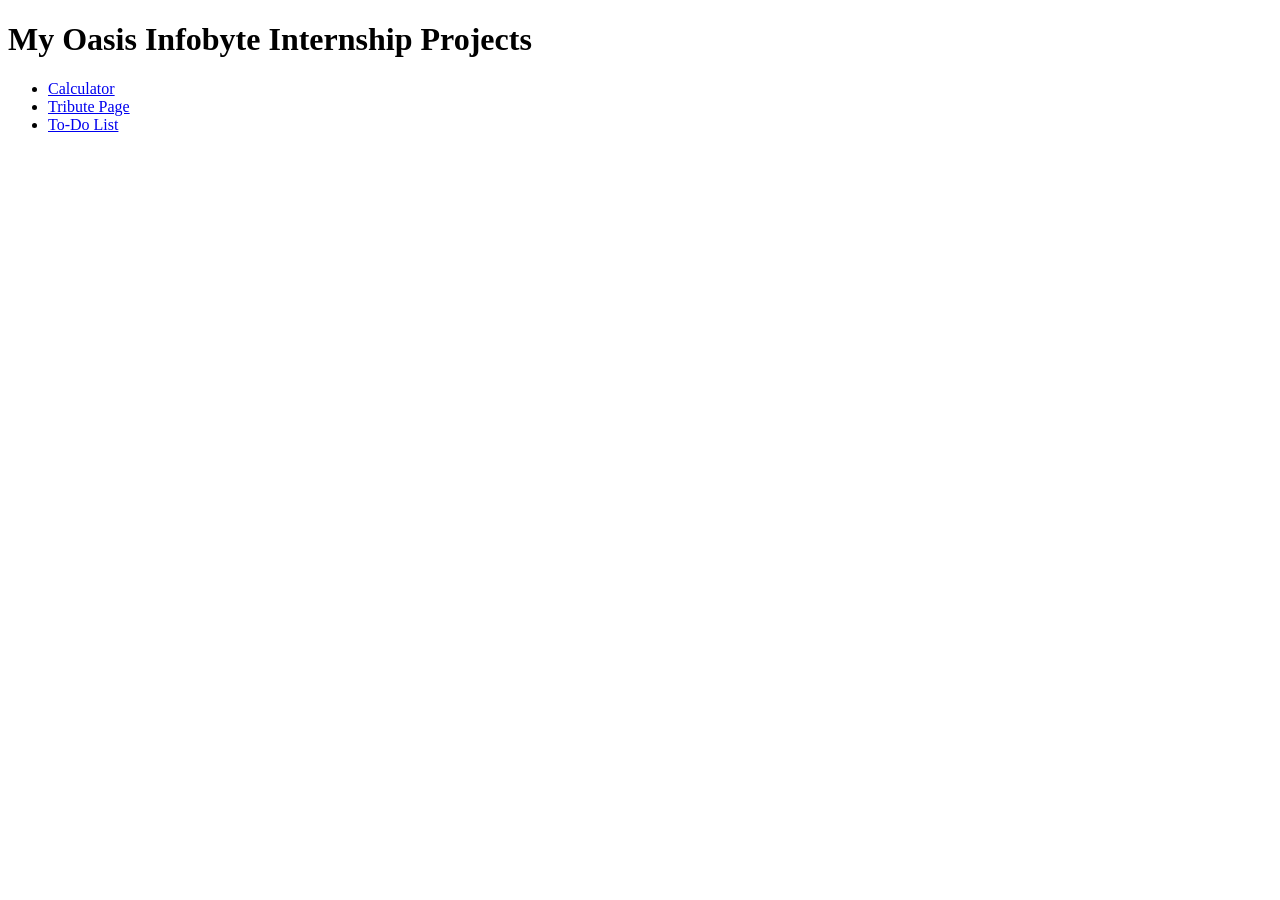
<file: index.html>
<!DOCTYPE html>
<html>
<head>
    <title>OIBSIP Projects</title>
</head>
<body>

<h1>My Oasis Infobyte Internship Projects</h1>

<ul>
    <li>
        <a href="WebDev-L2-Calculator/">
            Calculator
        </a>
    </li>
     <li>
        <a href="WebDev-L2-TributePage/">
            Tribute Page
        </a>
    </li>
    <li>
       <a href="WebDev-L2-Todo/">
           To-Do List
       </a>
   </li>

</ul>

</body>
</html>
</file>
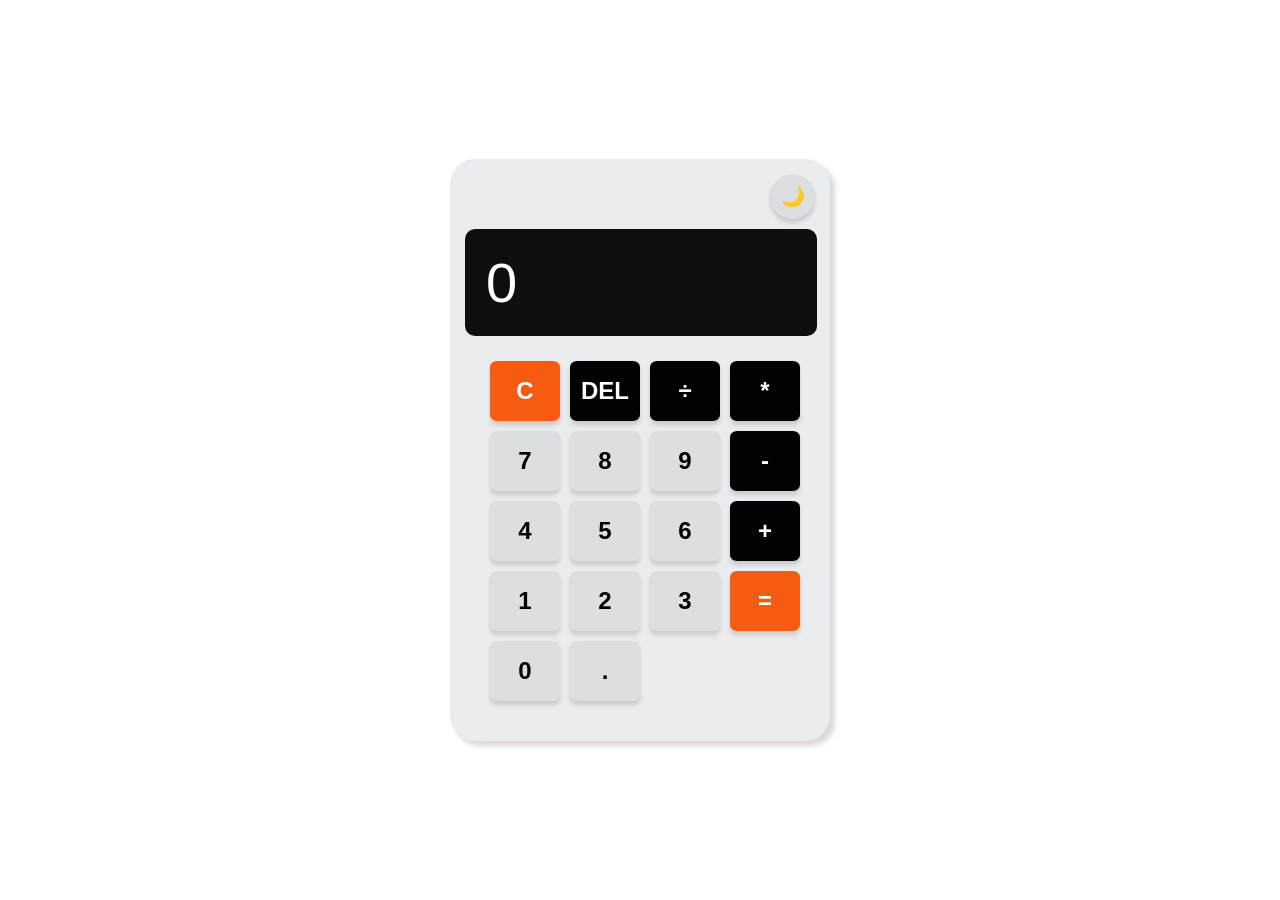
<file: WebDev-L2-Calculator/index.html>
<!DOCTYPE html>
  <html lang="en">
  <head>
    <meta charset="UTF-8">
    <meta name="viewport" content="width=device-width, initial-scale=1.0">
    <title> Calculator </title>
    <link rel="stylesheet" href="style.css">
 </head>
 <body>
    <div id="Calculator">
      <div class="theme">
         <button id="themeToggle">🌙</button>
      </div>
     <input type="text" id="display"readonly value="0">
     <div class="buttons" id="keys">
          <button class="clear">C</button>
      <button class="delete">DEL</button>
        <button class="operator" data-value="/">÷</button>
         <button class="operator"data-value="*">*</button>
        <button class="number"data-value="7">7</button>
        <button class="number"data-value="8">8</button>
        <button class="number"data-value="9">9</button>
         <button class="operator"data-value="-">-</button>
         <button class="number"data-value="4">4</button>
         <button class="number"data-value="5">5</button>
        <button class="number"data-value="6">6</button>
        <button class="operator"data-value="+">+</button>
        <button class="number"data-value="1">1</button>
        <button class="number"data-value="2">2</button>
        <button class="number"data-value="3">3</button>
        <button class="equals">=</button>
        <button class="number zero"data-value="0">0</button>
        <button class="decimal" data-value=".">.</button>
    </div>

     <script src="script.js"></script>
</body>
 </html>
</file>
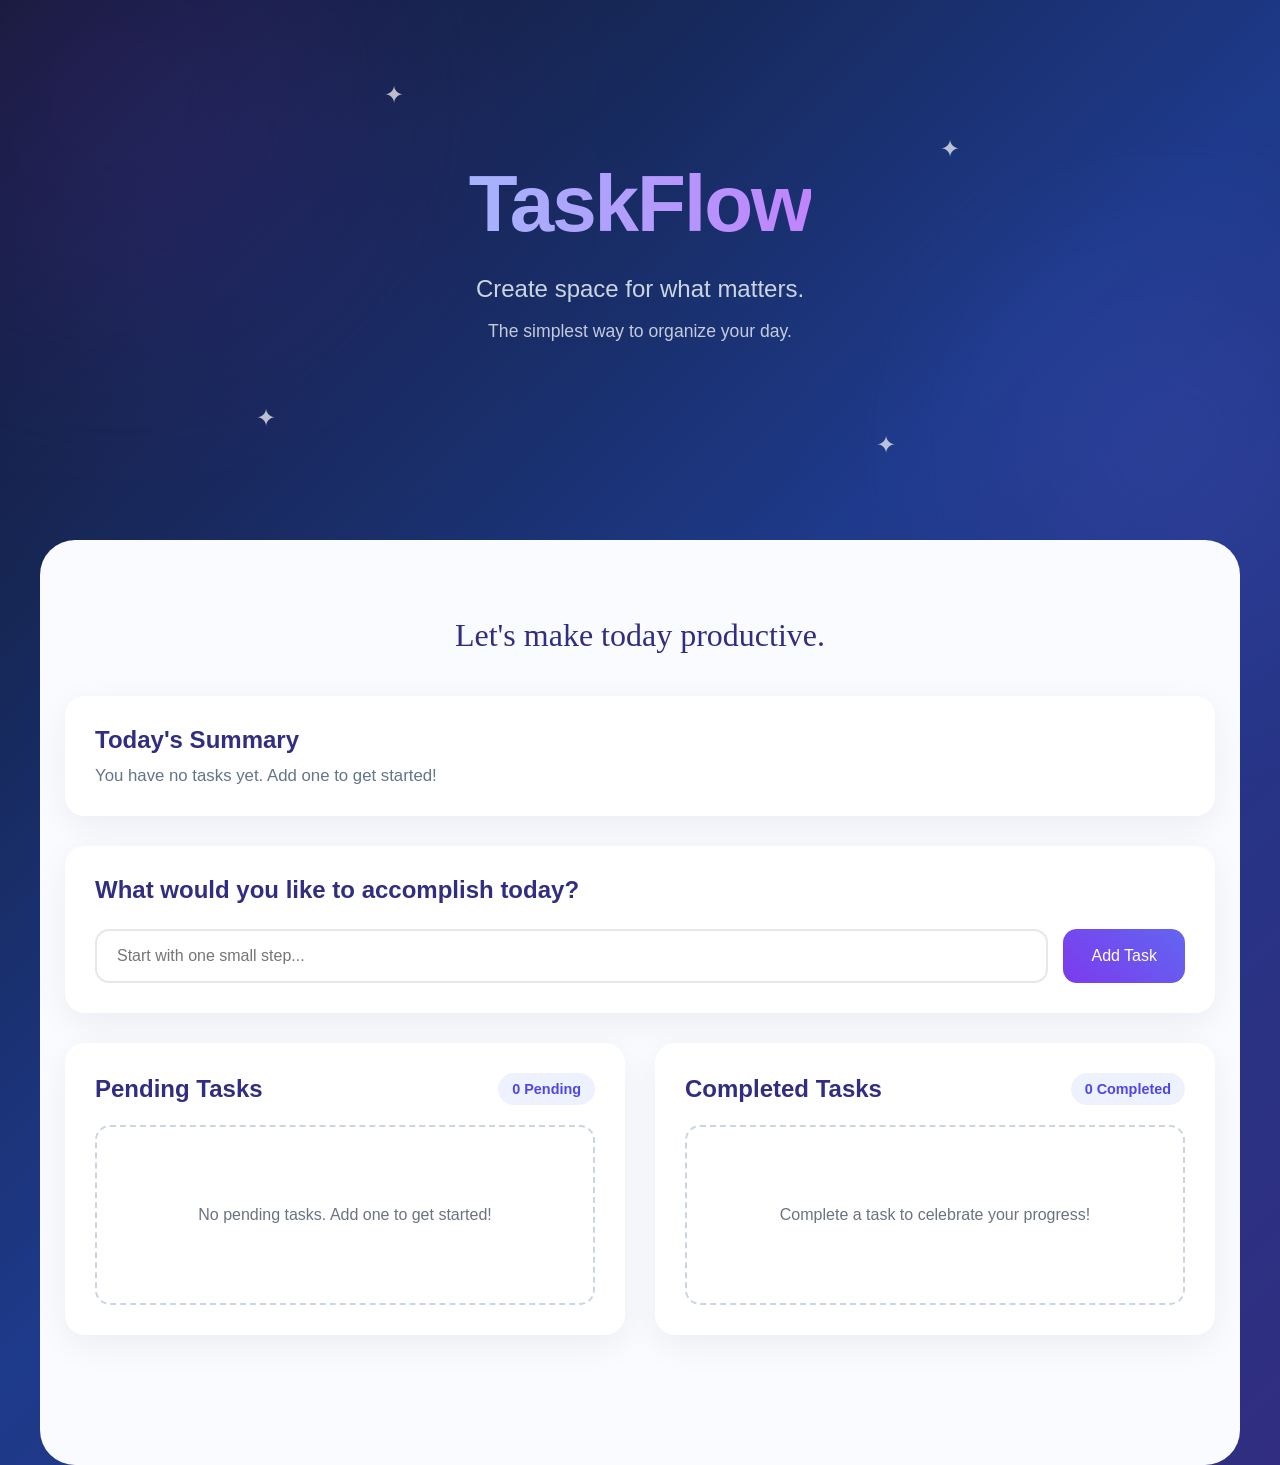
<file: WebDev-L2-Todo/index.html>
<!DOCTYPE html>
<html lang="en">
<head>
    <meta charset="UTF-8">
    <meta name="viewport" content="width=device-width, initial-scale=1.0">

    <link rel="stylesheet" href="style.css">
    <title>TaskFlow</title>
</head>
<body>
    <section class="hero">
        <div class="sparkle sparkle1">✦</div>
        <div class="sparkle sparkle2">✦</div>
        <div class="sparkle sparkle3">✦</div>
        <div class="sparkle sparkle4">✦</div>
        <div class="hero-content">
            <h1>TaskFlow</h1>
            <p class="tagline">
               Create space for what matters.
            </p>

            <p class="subtitle">
             The simplest way to organize your day.
            </p>

        </div>

    </section>
    <main class="container">
        <p class="welcome">Let's make today productive.</p>
        <section class="summary-section">
    <h2>Today's Summary</h2>

    <p id="summaryText">
        You have no tasks yet. Add one to get started!
    </p>
</section>
        <section class="add-task">

            <h2>What would you like to accomplish today?</h2>

            <div class="input-area">

                <input
                    type="text"
                    id="taskInput"
                    placeholder="Start with one small step..."
                >

                <button id="addTask">
                    Add Task
                </button>

            </div>

        </section>
    <div class="task-wrapper">
        <section class="tasks">

            <div class="section-header">

                <h2>Pending Tasks</h2>

                <span id="pendingCount">
                  0 Pending
                </span>

            </div>
            <div id="pendingList">
          <p class="empty-message" id="pendingEmpty">
                 No pending tasks. Add one to get started!
           </p>
        </div>

        </section>

        <section class="tasks">

            <div class="section-header">

                <h2>Completed Tasks</h2>

                <span id="completedCount">
                     0 Completed
               </span>

            </div>

            <div id="completedList">
                 <p class="empty-message" id="completedEmpty">
                  Complete a task to celebrate your progress!
                 </p>
            </div>

        </section>
</div>
    </main>

<script src="script.js"></script>

</body>
</html>
</file>
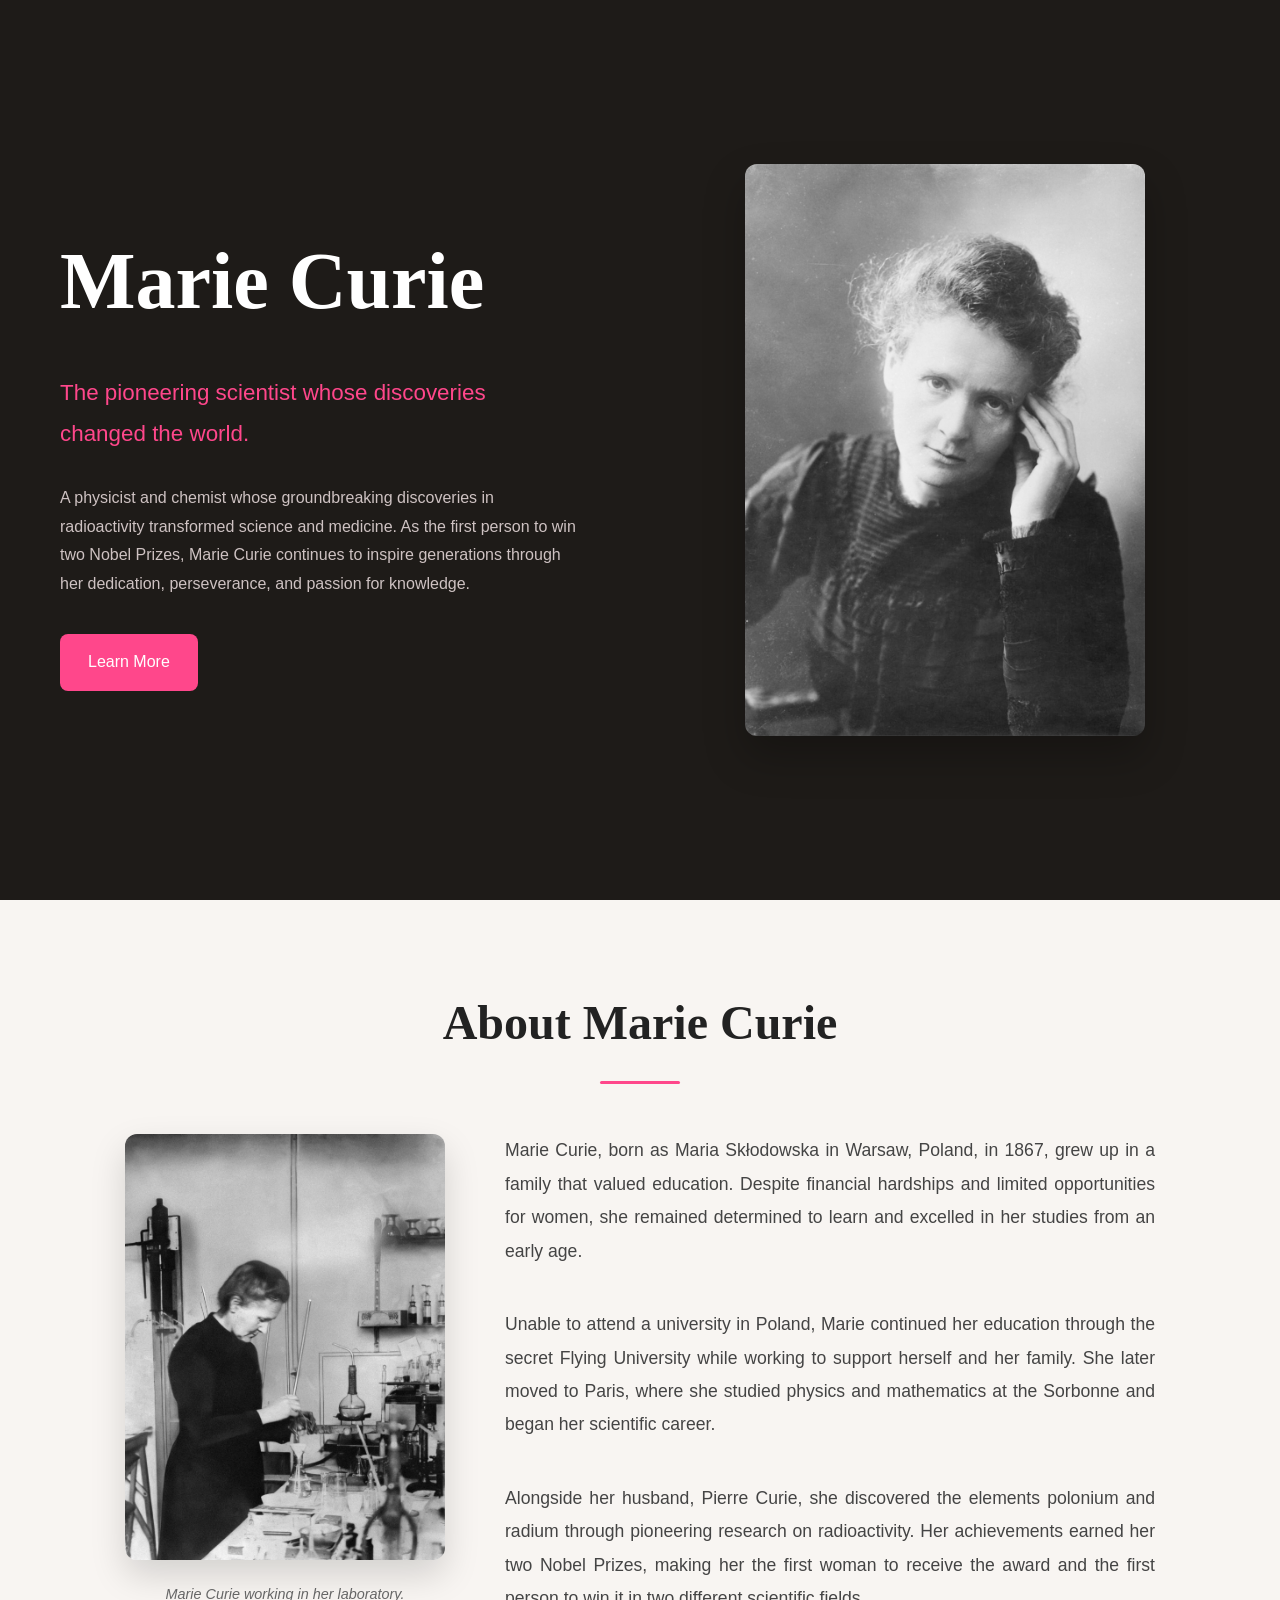
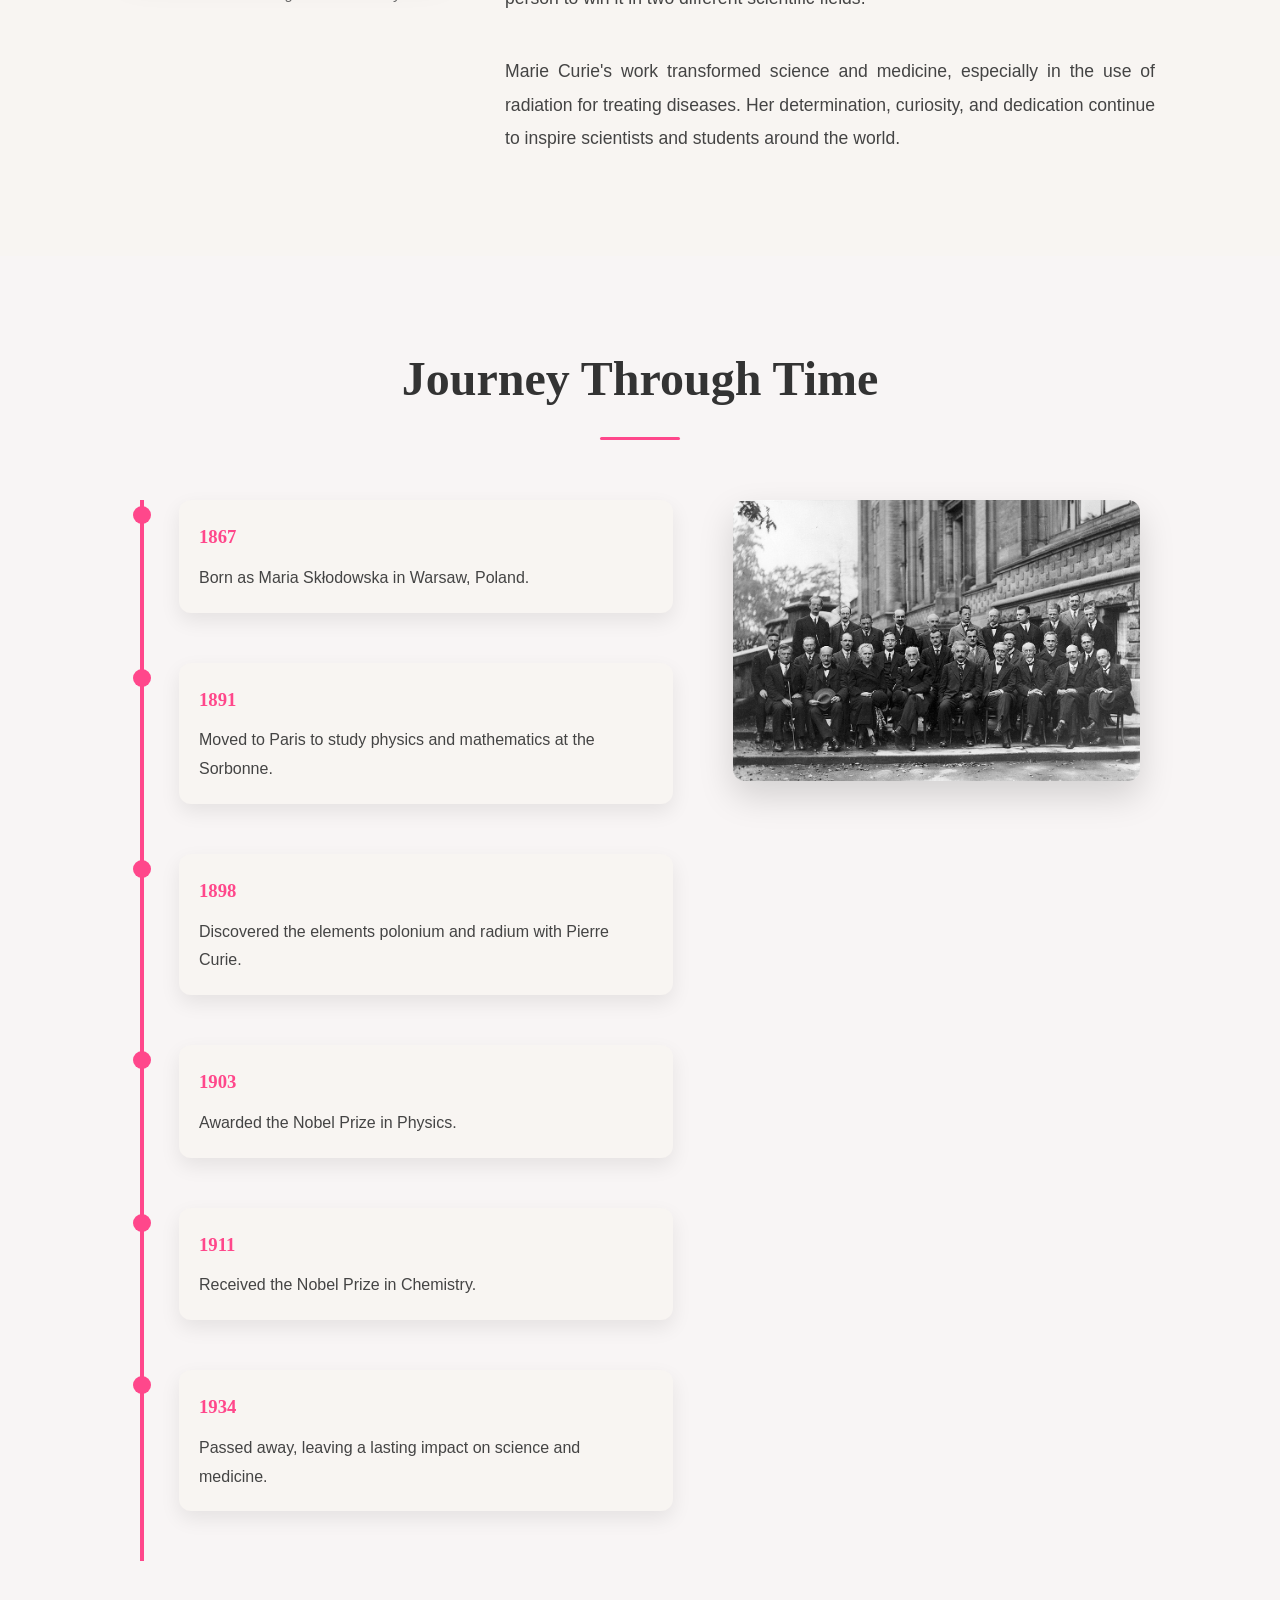
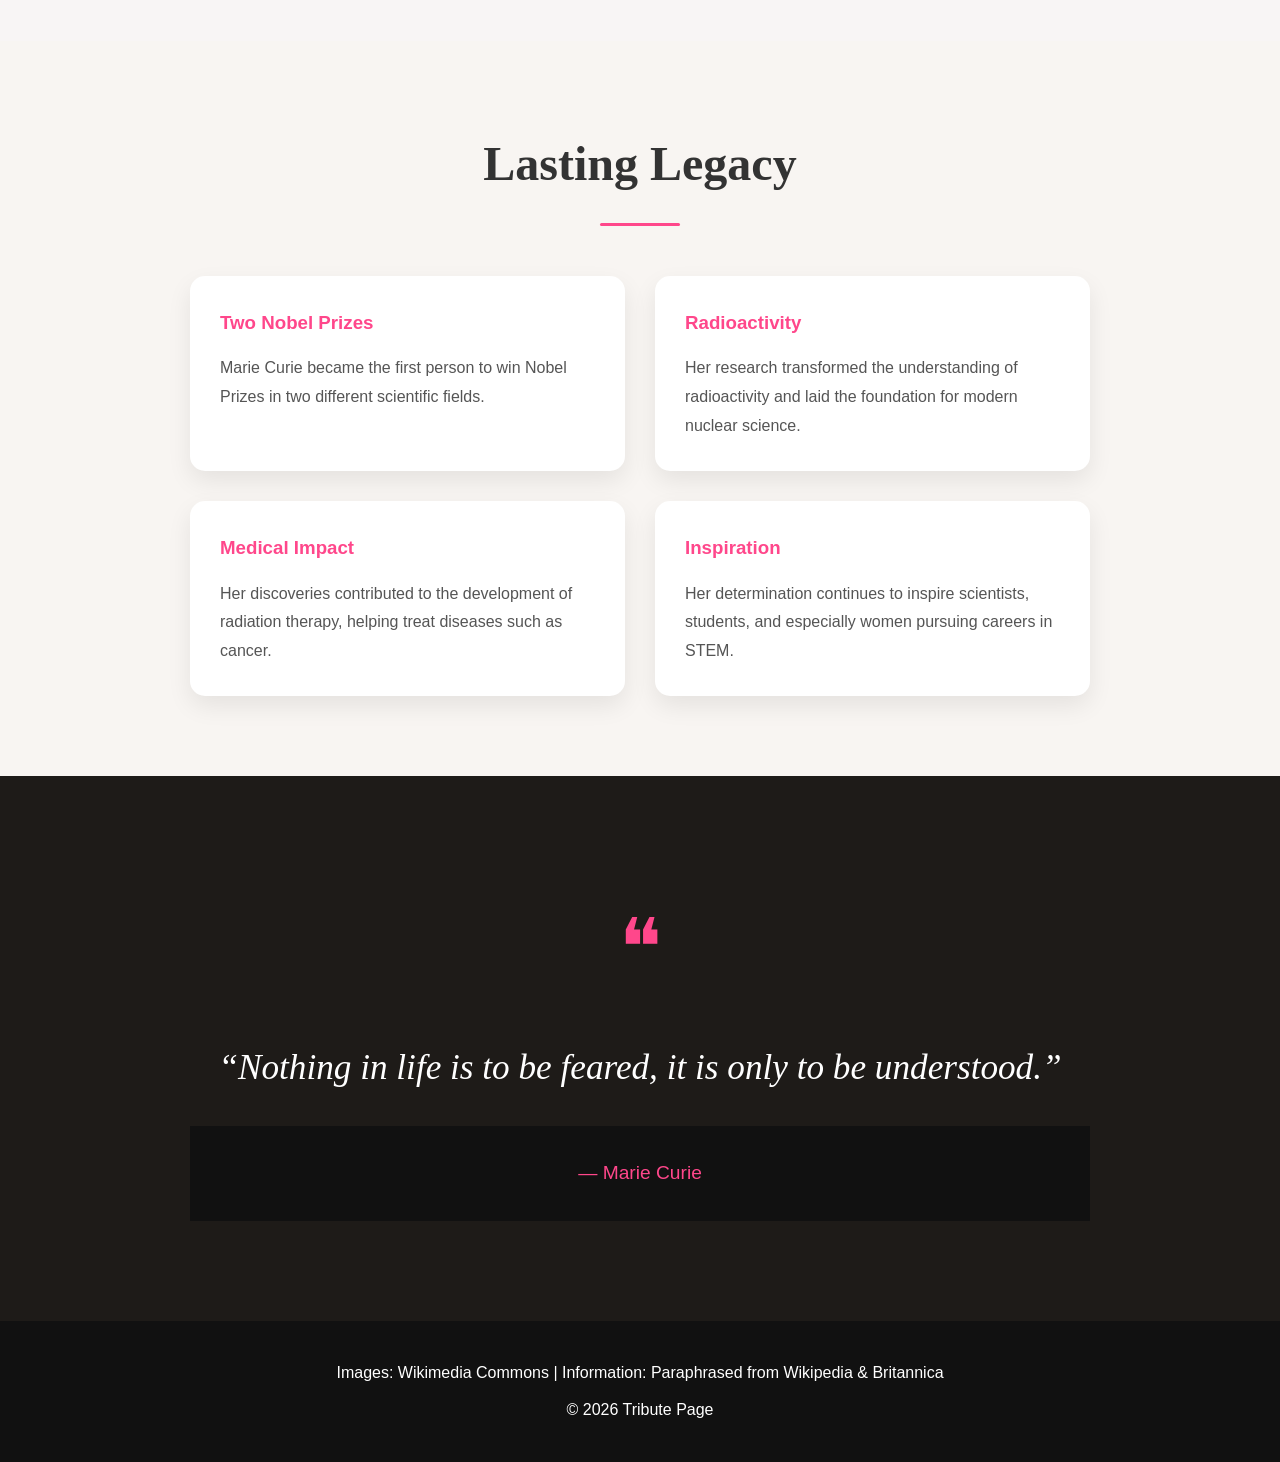
<file: WebDev-L2-TributePage/index.html>
<!DOCTYPE html>
<html lang="en">
<head>
    <meta charset="UTF-8">
    <meta name="viewport" content="width=device-width, initial-scale=1.0">
     <title>Marie Curie | Tribute Page</title>
     <link rel="stylesheet" href="style.css">

</head>
<body>
 <header class="hero">

    <div class="hero-content">

        <div class="hero-text">

            <h1>Marie Curie</h1>

            <p class="tagline">
                The pioneering scientist whose discoveries changed the world.
            </p>
            <p class="intro"> A physicist and chemist whose groundbreaking discoveries in
    radioactivity transformed science and medicine. As the first person
    to win two Nobel Prizes, Marie Curie continues to inspire generations
    through her dedication, perseverance, and passion for knowledge.
     </p>
     <a href="#biography" class="btn">
     Learn More 
    </a>

        </div>
        <div class="hero-image">

            <img src="images/Marie_Curie_.jpg"
                 alt="Portrait of Marie Curie">
        </div>
    </div>
</header>
<section id="biography" class="biography">

    <div class="container">

        <h2>About Marie Curie</h2>
        <div class="bio-grid">

            <div class="bio-image">
                <img src="images/marie curie.jpg" alt="Marie Curie working in her laboratory">
                  <p class="caption"> Marie Curie working in her laboratory.
    </p>
            </div>

        <div class="bio-content">
            <p> Marie Curie, born as Maria Skłodowska in Warsaw, Poland, in 1867, grew up in a family that valued education. Despite financial hardships and limited opportunities for women, she remained determined to learn and excelled in her studies from an early age.
            </p>

           <p>Unable to attend a university in Poland, Marie continued her education through the secret Flying University while working to support herself and her family. She later moved to Paris, where she studied physics and mathematics at the Sorbonne and began her scientific career.
           </p>
           <p>Alongside her husband, Pierre Curie, she discovered the elements polonium and radium through pioneering research on radioactivity. Her achievements earned her two Nobel Prizes, making her the first woman to receive the award and the first person to win it in two different scientific fields.
           </p>
           <p>Marie Curie's work transformed science and medicine, especially in the use of radiation for treating diseases. Her determination, curiosity, and dedication continue to inspire scientists and students around the world.
          </p>

        </div>
     </div>
     </div>
</section>
<section class="timeline">

    <div class="container">

        <h2>Journey Through Time</h2>
         <div class="timeline-grid">

        <div class="timeline-container">

            <div class="timeline-item">
                <div class="circle"></div>
                <div class="content">
                    <h3>1867</h3>
                    <p>Born as Maria Skłodowska in Warsaw, Poland.</p>
                </div>
            </div>

            <div class="timeline-item">
                <div class="circle"></div>
                <div class="content">
                    <h3>1891</h3>
                    <p>Moved to Paris to study physics and mathematics at the Sorbonne.</p>
                </div>
            </div>

            <div class="timeline-item">
                <div class="circle"></div>
                <div class="content">
                    <h3>1898</h3>
                    <p>Discovered the elements polonium and radium with Pierre Curie.</p>
                </div>
            </div>

            <div class="timeline-item">
                <div class="circle"></div>
                <div class="content">
                    <h3>1903</h3>
                    <p>Awarded the Nobel Prize in Physics.</p>
                </div>
            </div>

            <div class="timeline-item">
                <div class="circle"></div>
                <div class="content">
                    <h3>1911</h3>
                    <p>Received the Nobel Prize in Chemistry.</p>
                </div>
            </div>

            <div class="timeline-item">
                <div class="circle"></div>
                <div class="content">
                    <h3>1934</h3>
                    <p>Passed away, leaving a lasting impact on science and medicine.</p>
                </div>
            </div>

        </div>
      <div class="timeline-image">
                <img src="images/Solvay_conference_1927_Version2.jpg"alt="Marie Curie">
            </div>
    </div>
</div>
</section>
<section class="legacy">

    <div class="container">

        <h2>Lasting Legacy</h2>

        <div class="legacy-grid">

            <div class="legacy-card">
                <h3> Two Nobel Prizes</h3>
                <p>
                    Marie Curie became the first person to win Nobel Prizes in two different scientific fields.
                </p>
            </div>

            <div class="legacy-card">
                <h3> Radioactivity</h3>
                <p>
                    Her research transformed the understanding of radioactivity and laid the foundation for modern nuclear science.
                </p>
            </div>

            <div class="legacy-card">
                <h3> Medical Impact</h3>
                <p>
                    Her discoveries contributed to the development of radiation therapy, helping treat diseases such as cancer.
                </p>
            </div>

            <div class="legacy-card">
                <h3> Inspiration</h3>
                <p>
                    Her determination continues to inspire scientists, students, and especially women pursuing careers in STEM.
                </p>
            </div>

        </div>

    </div>

</section>
<section class="quote-section">

    <div class="container">

        <blockquote>

            <p>
                “Nothing in life is to be feared, it is only to be understood.”
            </p>

            <footer>— Marie Curie</footer>

        </blockquote>

    </div>

</section>

<footer>

    <p>
        Images: Wikimedia Commons |
        Information: Paraphrased from Wikipedia & Britannica
    </p>

    <p>&copy; 2026 Tribute Page</p>

</footer>
</body>
</html>
</file>
<file: WebDev-L2-Calculator/style.css>
:root{
    --body-bg: white;
    --calculator-bg: #EAECF0;
    --display-bg: #0d0f0f;
    --display-text: white;

    --button-bg: #dcdfe0;
    --button-text: #040303;
    --button-hover: #f1f5f6;
    --button-active: white;

    --operator-bg: #040303;
    --operator-hover: #302b2b;
    --operator-active: #464141;

    --accent-bg: #f75a11;
    --accent-hover: #ec6e34;
    --accent-active: #f18452;

    --shadow: rgba(113,104,104,0.25);
    --display-border: transparent;
}
body.dark{

    --body-bg: #121212;
    --calculator-bg: #1f1f1f;
    --display-bg: #000000;
    --display-text: white;
     --display-border: #444;
    --button-bg: #333333;
    --button-text: white;
    --button-hover: #444444;
    --button-active: #555555;

    --operator-bg: #555555;
    --operator-hover: #666666;
    --operator-active: #777777;

    --accent-bg: #ff7a30;
    --accent-hover: #ff9152;
    --accent-active: #ffaa74;

    --shadow: rgba(0,0,0,0.5);
}

body{
    background-color:var(--body-bg);
    margin: 0;
    display: flex;
    justify-content: center;
    align-items:center;
     height: 100vh;

}
#Calculator{
    font-family:Arial, Helvetica, sans-serif;
    background-color:var(--calculator-bg);
    border-radius: 25px;
    width:350px;
    max-width: 500px;
    overflow: hidden;
    padding:15px;
     box-shadow: 5px 5px 5px var(--shadow);
   
}
#display{
 width:310px; 
  padding: 20px;
  font-size: 3.5rem;
  text-align:left;
  border:none;
  background-color: var(--display-bg);
  color:var(--display-text);
  border-radius: 10px;
  text-overflow: ellipsis;
   border: 1px solid var(--display-border);
}
#keys{
    display: grid;
    grid-template-columns: repeat(4, 1fr);
    gap: 10px;
    padding:25px;
}
button{
    width:70px;
    height: 60px;
    border-radius: 10%;
    border: none;
    color:var(--button-text);
    font-size: 1.5rem;
    font-weight: bold;
    cursor: pointer;
    background-color: var(--button-bg);
    box-shadow: 0px 4px 4px var(--shadow);
}
button:hover{
    background-color: var(--button-hover);
}
button:active{
    background-color:var(--button-active);
    transform:scale(0.95);
}
.equals,.clear{
    background-color:var(--accent-bg);
    color:white;
}
.clear:hover,.equals:hover{
   background-color:var(--accent-hover); 
}
.clear:active,.equals:active{
   background-color:var(--accent-active); 
}
.delete,.operator{
 background-color:var(--operator-bg);
 color:white;
}
.delete:hover,.operator:hover{
    background-color: var(--operator-hover);
}
.delete:active,.operator:active{
    background-color: var(--operator-active);
}
body,
#Calculator,
#display,
button{
    transition: background-color 0.3s ease,
                color 0.3s ease,
                box-shadow 0.3s ease,
                transform 0.1s ease;
}

.theme{
    display: flex;
    justify-content: flex-end;
    margin-bottom:10px;
}
#themeToggle{
    width: 45px;
    height: 45px;
    border-radius: 50%;
    font-size: 1.2rem;
    cursor: pointer;
    box-shadow: 0px 4px 4px var(--shadow);
}
</file>
<file: WebDev-L2-Todo/style.css>
:root{
    --background: linear-gradient(135deg,#0f172a,#1e3a8a,#312e81);
    --surface: #FFFFFF;
    --primary:  rgba(199, 181, 181, 0.424);
    --primary-hover:  rgba(248, 242, 242, 0.525);
    --text: #312e81;
    --secondary-text: #cbd5e1;
    --border: #E7D8F2;
    --success: #22C55E;
    --warning: #F59E0B;
    --danger: #EF4444;
    --shadow: 0 10px 30px rgba(0,0,0,0.08);
    --radius:16px;
}
*{
    margin:0;
    padding:0;
    box-sizing:border-box;
}

html{

    scroll-behavior:smooth;

}

body{

    font-family:Poppins, sans-serif;

    background:var(--background);

    color:var(--text);
     overflow-x:hidden;

}
.hero{

    min-height:60vh;
     background: transparent;

    display:flex;

    justify-content:center;

    align-items:center;

    text-align:center;

    position:relative;

    padding:60px 20px;

}
main{
   background:#fafbff;

    margin-top:-35px  40px 0;

    border-radius:35px 35px 35px 35px;

    position:relative;

    padding-bottom:90px;
}
.container{

    max-width:1200px;

    margin:auto;

    padding:70px 25px 100px;

}
.hero-content{

    max-width:700px;

    z-index:2;

}
.hero h1{
    font-size:clamp(3rem,8vw,5rem);
    font-weight:700;
    margin-bottom:20px;
    letter-spacing:-2px;
     background: linear-gradient(
    90deg,
    #A5B4FC,
    #C084FC
);
    -webkit-background-clip: text;
    -webkit-text-fill-color: transparent;
    background-clip: text;
}
.summary-section,
.add-task,
.tasks{

    background:white;

    border-radius:20px;

    padding:30px;

    margin-bottom:30px;

    box-shadow:0 10px 35px rgba(15,23,42,.06);

}
.tagline{

     font-size:1.5rem;
    line-height:1.6;
    font-weight:500;
    color:var(--secondary-text);
    margin-bottom:12px;

}
.welcome{
    font-family:Georgia, 'Times New Roman';
    font-size:2rem;
    line-height:1.6;
    font-weight:500;
    color:var(--text);
    margin-bottom:12px;
    text-align:center;
}

.subtitle{

    color:rgba(255,255,255,.75);;

    font-size:1.1rem;

    margin-bottom:40px;

}
.input-area{

    display:flex;

    gap:15px;

    margin-top:25px;

}
.input-area input{

    flex:1;

    padding:16px 20px;

    border:2px solid #e5e7eb;

    border-radius:14px;

    font-size:1rem;

    outline:none;

}
.input-area input:focus{

    border-color:#7c3aed;

}
#addTask{

    padding:16px 28px;

    border:none;

    border-radius:14px;

    background:linear-gradient(45deg,#7c3aed,#6366f1);

    color:white;

    cursor:pointer;

    font-size:1rem;

}
.task-wrapper{

    display:grid;

    grid-template-columns:1fr 1fr;

    gap:30px;

}
.task-card{

    background:white;

    border:1px solid #E2E8F0;

    border-radius:18px;

    padding:18px;

    margin-top:18px;

    display:flex;

    justify-content:space-between;

    align-items:center;

    transition:.3s;

}
.task-card:hover{

    transform:translateY(-5px);

    box-shadow:0 15px 30px rgba(0,0,0,.08);

}
.task-title{

    font-size:1rem;

    font-weight:600;

    color:#1e293b;

}
.task-time{

    margin-top:6px;

    font-size:.85rem;

    color:#94A3B8;

}
.task-actions{

    display:flex;

    gap:10px;

}
.task-actions button{

    width:40px;

    height:40px;

    border:none;

    border-radius:50%;

    cursor:pointer;

    transition:.25s;

}
.task-actions button:hover{

    transform:scale(1.08);

}
.task-info{
    display:flex;
    flex-direction:column;
    gap:6px;
}
.task-actions{
    display:flex;
    gap:10px;
}
.task-actions button{

    width:40px;
    height:40px;

    border:none;

    border-radius:50%;

    cursor:pointer;

    transition:.3s;
}
.complete-btn{

    background:#DCFCE7;

    color:#16A34A;

}
.edit-btn{

    background:#DBEAFE;

    color:#2563EB;

}
.delete-btn{

    background:#FEE2E2;

    color:#DC2626;

}
.task-actions button:hover{

    transform:scale(1.08);

}
.completed{

    opacity:.75;

}
.completed .task-title{

    text-decoration:line-through;

    color:#94A3B8;

}
.task-card{

animation:fadeUp .35s ease;

}

.empty-message{
    display:flex;
    flex-direction:column;
    justify-content:center;
    align-items:center;
    gap:12px;

    min-height:180px;

    text-align:center;
    padding:35px;
    margin-top:20px;

    color:#6b7280;
    border:2px dashed #cbd5e1;
    border-radius:15px;
}
.summary-section{
    padding:30px;
     margin-top:35px;
}

.summary-section h2{
    margin-bottom:12px;
}
#summaryText{

    font-size:1.05rem;

    color:#64748B;

    font-weight:500;

    margin-top:12px;

    transition:all .3s ease;

}
.section-header{

    display:flex;

    justify-content:space-between;

    align-items:center;

    margin-bottom:20px;

}
.section-header span{

    background:#EEF2FF;

    color:#4F46E5;

    padding:8px 14px;

    border-radius:999px;

    font-weight:600;

    font-size:.9rem;

}

.sparkle{

    position:absolute;

    font-size:24px;

    color:white;

    opacity:.7;

}
.sparkle1{

    top:15%;

    left:30%;

}

.sparkle2{

    top:25%;

    right:25%;

}

.sparkle3{

    bottom:20%;

    left:20%;

}

.sparkle4{

    bottom:15%;

    right:30%;

}
@keyframes twinkle{

0%,100%{

opacity:.4;

}

50%{

opacity:1;

}

}

@keyframes float{

    0%,100%{
        transform:translateY(0);
    }

    50%{
        transform:translateY(-10px);
    }

}

.sparkle{

    animation:
        twinkle 3s infinite,
        float 5s ease-in-out infinite;

}
.task-info{

    flex:1;

}
.task-title{

    word-break:break-word;

}
.hero::before{

    content:"";

    position:absolute;

    width:450px;

    height:450px;

    background:#7c3aed;

    border-radius:50%;

    filter:blur(140px);

    opacity:.25;

    top:-120px;

    left:-100px;

}
.hero::after{

    content:"";

    position:absolute;

    width:350px;

    height:350px;

    background:#6366f1;

    border-radius:50%;

    filter:blur(120px);

    opacity:.2;

    bottom:-80px;

    right:-60px;

}
@media(max-width:768px){

  main > h2{

        font-size:2rem;

    }
.task-wrapper{

grid-template-columns:1fr;

}
.input-area{

        flex-direction:column;

    }

    #addTask{

        width:100%;

    }
     .hero{

        min-height:55vh;

        padding:40px 20px;

    }
     .tagline{

        font-size:1.2rem;

    }

    .subtitle{

        font-size:1rem;

    }
    .progress-section,
    .add-task,
    .tasks{

        padding:22px;

    }
     .input-area{
        display: flex;
        flex-direction: column;
        gap: 15px;
    }

    .input-area input{
        width: 100%;
    }

    #addTask{
        width: 100%;
    }
   .sparkle3,
    .sparkle4{

        display:none;

    }
     main{

    border-radius:25px 25px 0 0;

}

}
@media (max-width:480px){

    .container{

    width:95%;

    padding:50px 15px;

}

    .hero h1{

        font-size:2.8rem;

    }
    main{

    border-radius:25px 25px 0 0;

}

}
@keyframes fadeUp{

from{

opacity:0;

transform:translateY(20px);

}

to{

opacity:1;

transform:translateY(0);

}

}
</file>
<file: WebDev-L2-TributePage/style.css>
*{
    margin:0;
    padding:0;
    box-sizing:border-box;
}
body{
    font-family:'Poppins',sans-serif;
    background:#f5f5f5;
    color:#333;
    line-height:1.8;
}
.hero{
    min-height:100vh;
    display:flex;
    justify-content:center;
    align-items:center;
    padding:60px;
    background:#1e1b18;
}
.hero-content{
    max-width:1200px;
    width:100%;
    display:flex;
    justify-content:space-between;
    align-items:center;
    gap:60px;
}
.hero-text{
    flex:1;
}
.hero h1{
    font-family:'Playfair Display',serif;
    font-size:5rem;
    margin-bottom:20px;
    color:#fff;
}
.tagline{
    font-size:1.4rem;
    color:#ff478b;
    max-width:500px;
}
.hero-image{
    flex:1;
    display:flex;
    justify-content:center;
}
.hero img{
    width:400px;
    max-width:100%;
    height:auto;
    border-radius:12px;
    box-shadow:0 20px 40px rgba(0,0,0,.25);
}
.intro{
    margin-top:30px;
    max-width:520px;
    font-size:1rem;
    color:#cec2c2;
}
.btn{
    display:inline-block;
    margin-top:35px;
    padding:14px 28px;
    background:#ff478b;
    color:white;
    text-decoration:none;
    border-radius:8px;
    transition:.3s;
}

.btn:hover{
    background:#e63d7d;
}
.biography{
    background:#f8f5f2;
    padding:80px 10%;
}
.container{
    max-width:1000px;
    margin:auto;
}
.biography h2{
    font-family:'Playfair Display',serif;
    font-size:3rem;
    text-align:center;
    margin-bottom:50px;
    color:#222;
}
.bio-content p{
     margin-bottom:20px;
    font-size:1.1rem;
    text-align:justify;
    color:#444;
    line-height:1.9;
}
.biography h2::after{
    content:"";
    display:block;
    width:80px;
    height:3px;
    background:#ff478b;
    margin:15px auto 0;
    border-radius:5px;
}
.bio-grid{
    display:grid;
    grid-template-columns:320px 650px;
    gap:60px;
    justify-content:center;
}

.bio-image img{
    width:100%;
    border-radius:12px;
    box-shadow:0 15px 35px rgba(0,0,0,.15);
}

.bio-content{
    display:flex;
    flex-direction:column;
    gap:20px;
}
.caption{
    text-align:center;
    font-size:0.9rem;
    color:#666;
    margin-top:12px;
    font-style:italic;
}
.timeline{
    background:#f8f5f5;
    padding:80px 10%;
}
.timeline-grid{
    display:grid;
    grid-template-columns:1.7fr 1.3fr;
    gap:60px;
    align-items:start;
}
.timeline-image{
    position:sticky;
    top:100px;
}

.timeline-image img{
    width:100%;
    border-radius:12px;
    box-shadow:0 15px 35px rgba(0,0,0,.15);
}
.timeline h2{
    text-align:center;
    font-family:'Playfair Display',serif;
    font-size:3rem;
    margin-bottom:60px;
}
.timeline-container{
    position:relative;
    max-width:800px;
    margin:auto;
    border-left:4px solid #ff478b;
    padding-left:35px;
}
.timeline-item{
    position:relative;
    margin-bottom:50px;
}
.circle{
    position:absolute;
    left:-46px;
    top:6px;

    width:18px;
    height:18px;

    background:#ff478b;

    border-radius:50%;
}
.content{
    background:#f8f5f2;
    padding:20px;
    border-radius:12px;
    box-shadow:0 8px 20px rgba(0,0,0,.08);
}
.content h3{
    font-family:'Playfair Display',serif;
    color:#ff478b;
    margin-bottom:10px;
}
.content p{
    color:#444;
}
.quote-section{
    background:#1e1b18;
    padding:100px 10%;
}
blockquote{
    max-width:900px;
    margin:auto;
    text-align:center;
    color:white;
}
.container h2::after{
    content:"";
    display:block;
    width:80px;
    height:3px;
    background:#ff478b;
    margin:15px auto 0;
    border-radius:5px;
}
blockquote p{
    font-family:'Playfair Display',serif;
    font-size:2.2rem;
    line-height:1.6;
    font-style:italic;
}
blockquote footer{
    margin-top:30px;
    font-size:1.2rem;
    color:#ff478b;
}
blockquote::before{
    content:"❝";
    display:block;
    font-size:5rem;
    color:#ff478b;
    margin-bottom:20px;
}
.legacy{
    background:#f8f5f2;
    padding:80px 10%;
}
.legacy h2{
    text-align:center;
    font-family:'Playfair Display',serif;
    font-size:3rem;
    margin-bottom:50px;
}
.legacy-grid{
    display:grid;
    grid-template-columns:repeat(2,1fr);
    gap:30px;
    max-width:900px;
    margin:auto;
}
.legacy-card{
    background:white;
    padding:30px;
    border-radius:15px;
    box-shadow:0 10px 25px rgba(0,0,0,.08);
    transition:0.3s;
}
.legacy-card:hover{
    transform:translateY(-8px);
}
.legacy-card h3{
    color:#ff478b;
    margin-bottom:15px;
}
.legacy-card p{
    color:#555;
}
footer{
    background:#111;
    color:white;
    text-align:center;
    padding:30px;
}

footer p{
    margin:8px 0;
}
@media (max-width:768px){

    .hero-content{
        flex-direction:column-reverse;
        text-align:center;
    }

    .tagline{
      margin:auto;
    }

    .hero h1{
        font-size:3rem;
    }

    .hero img{
        width:450px;
    }
      .bio-grid{
        grid-template-columns:1fr;
    }

    .bio-image{
        text-align:center;
    }

    .bio-image img{
        max-width:320px;
    }

}
</file>
